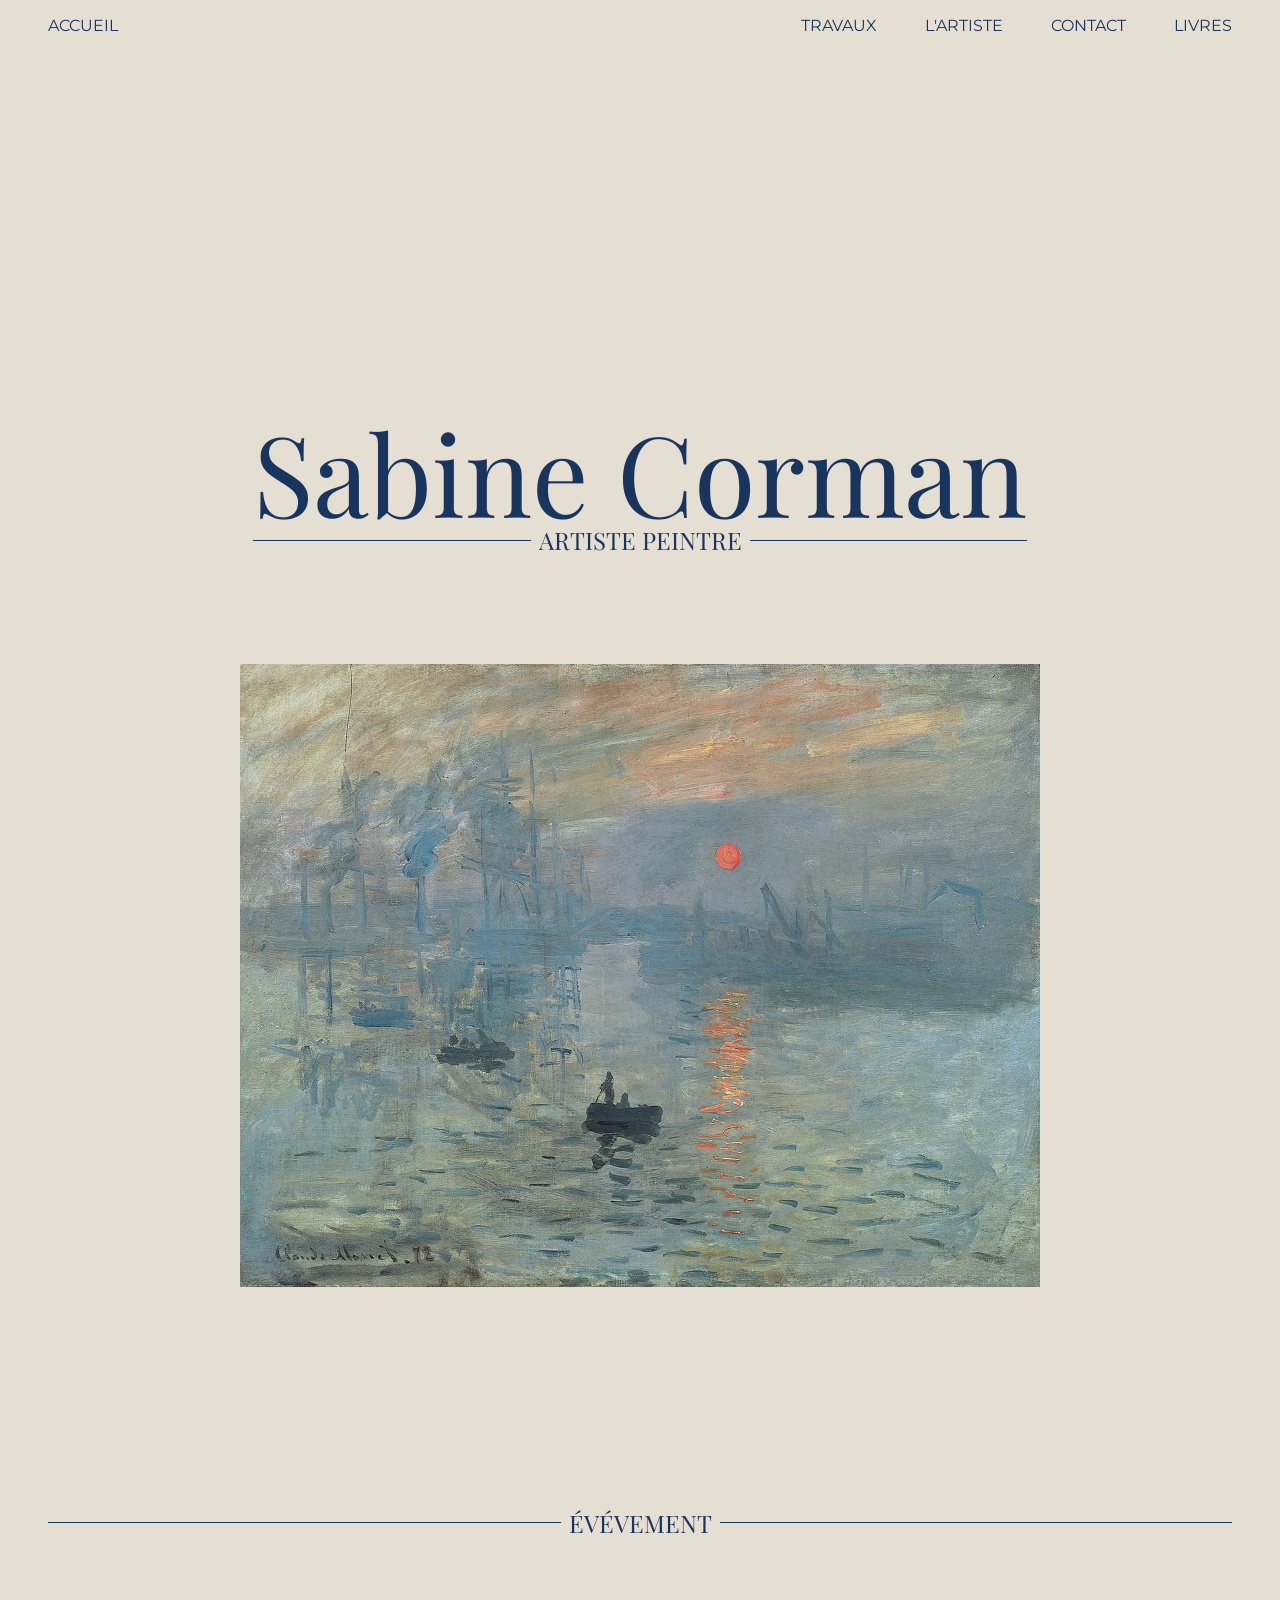
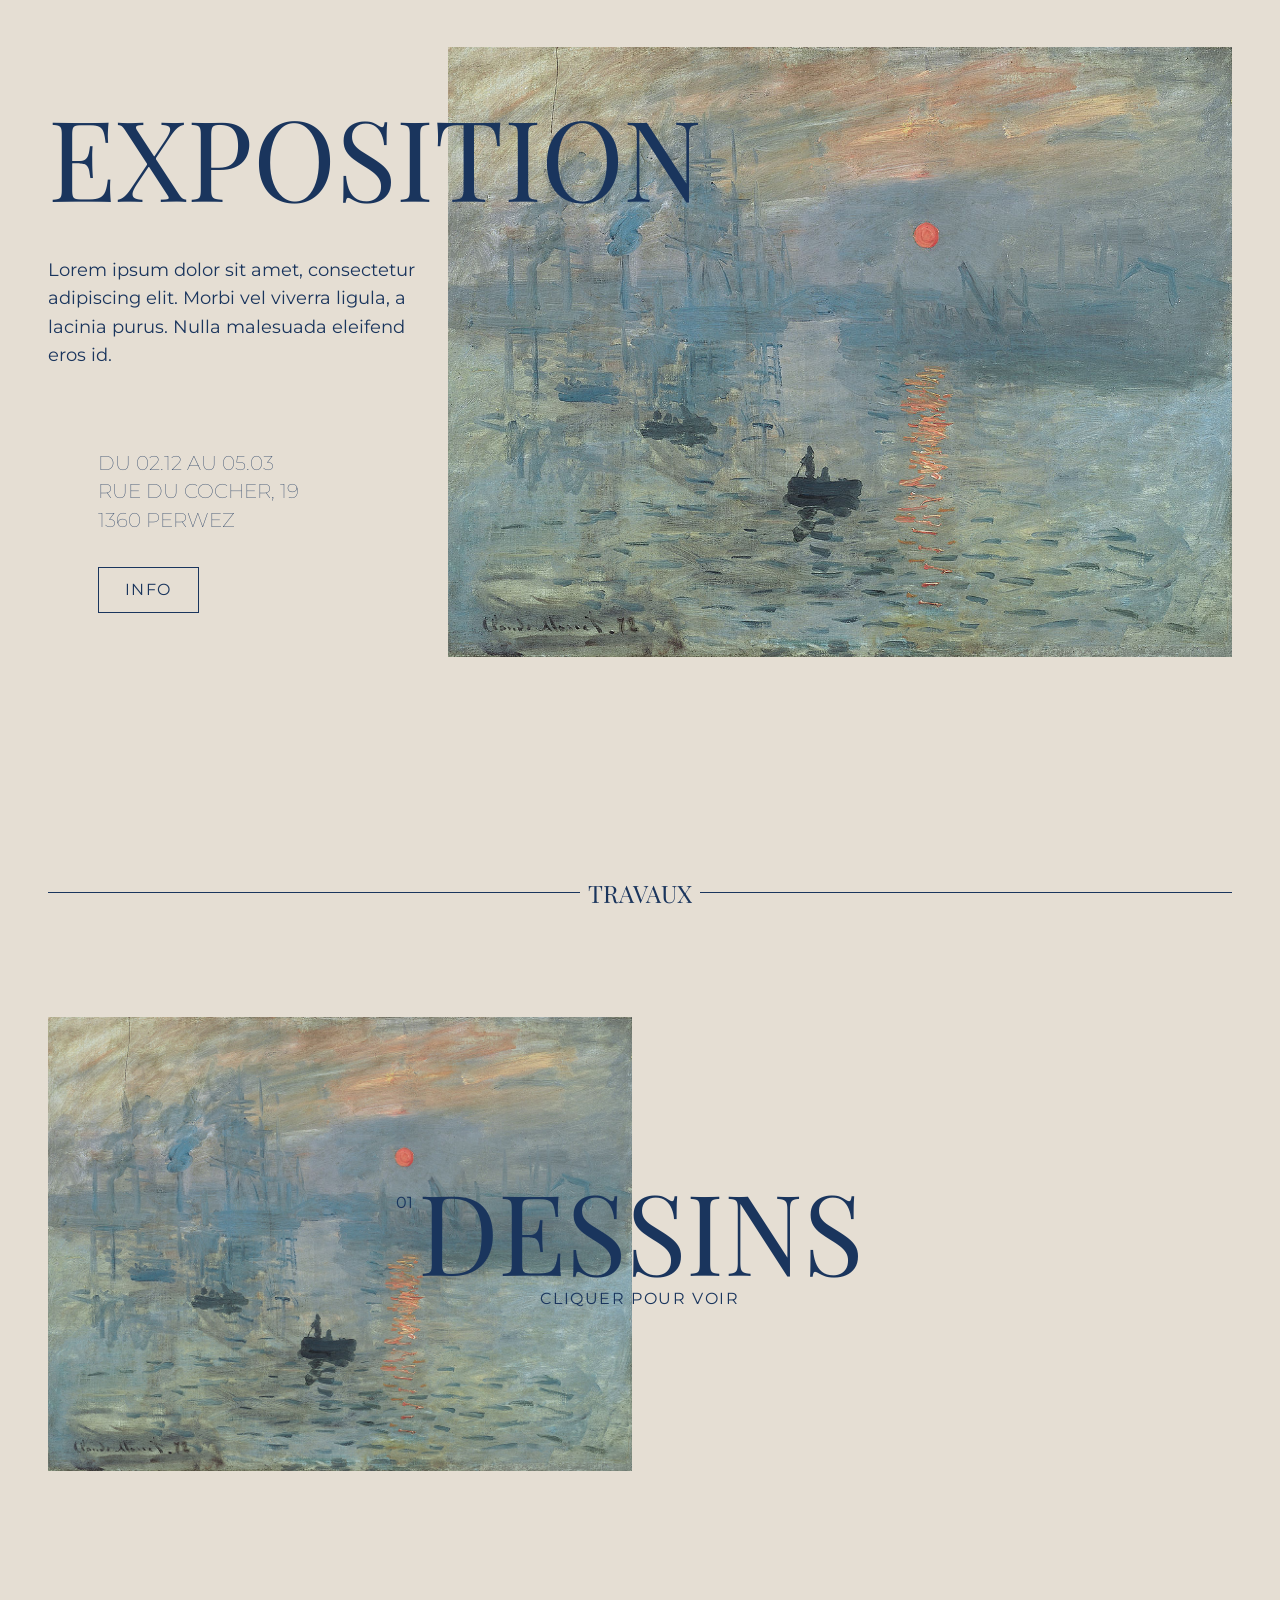
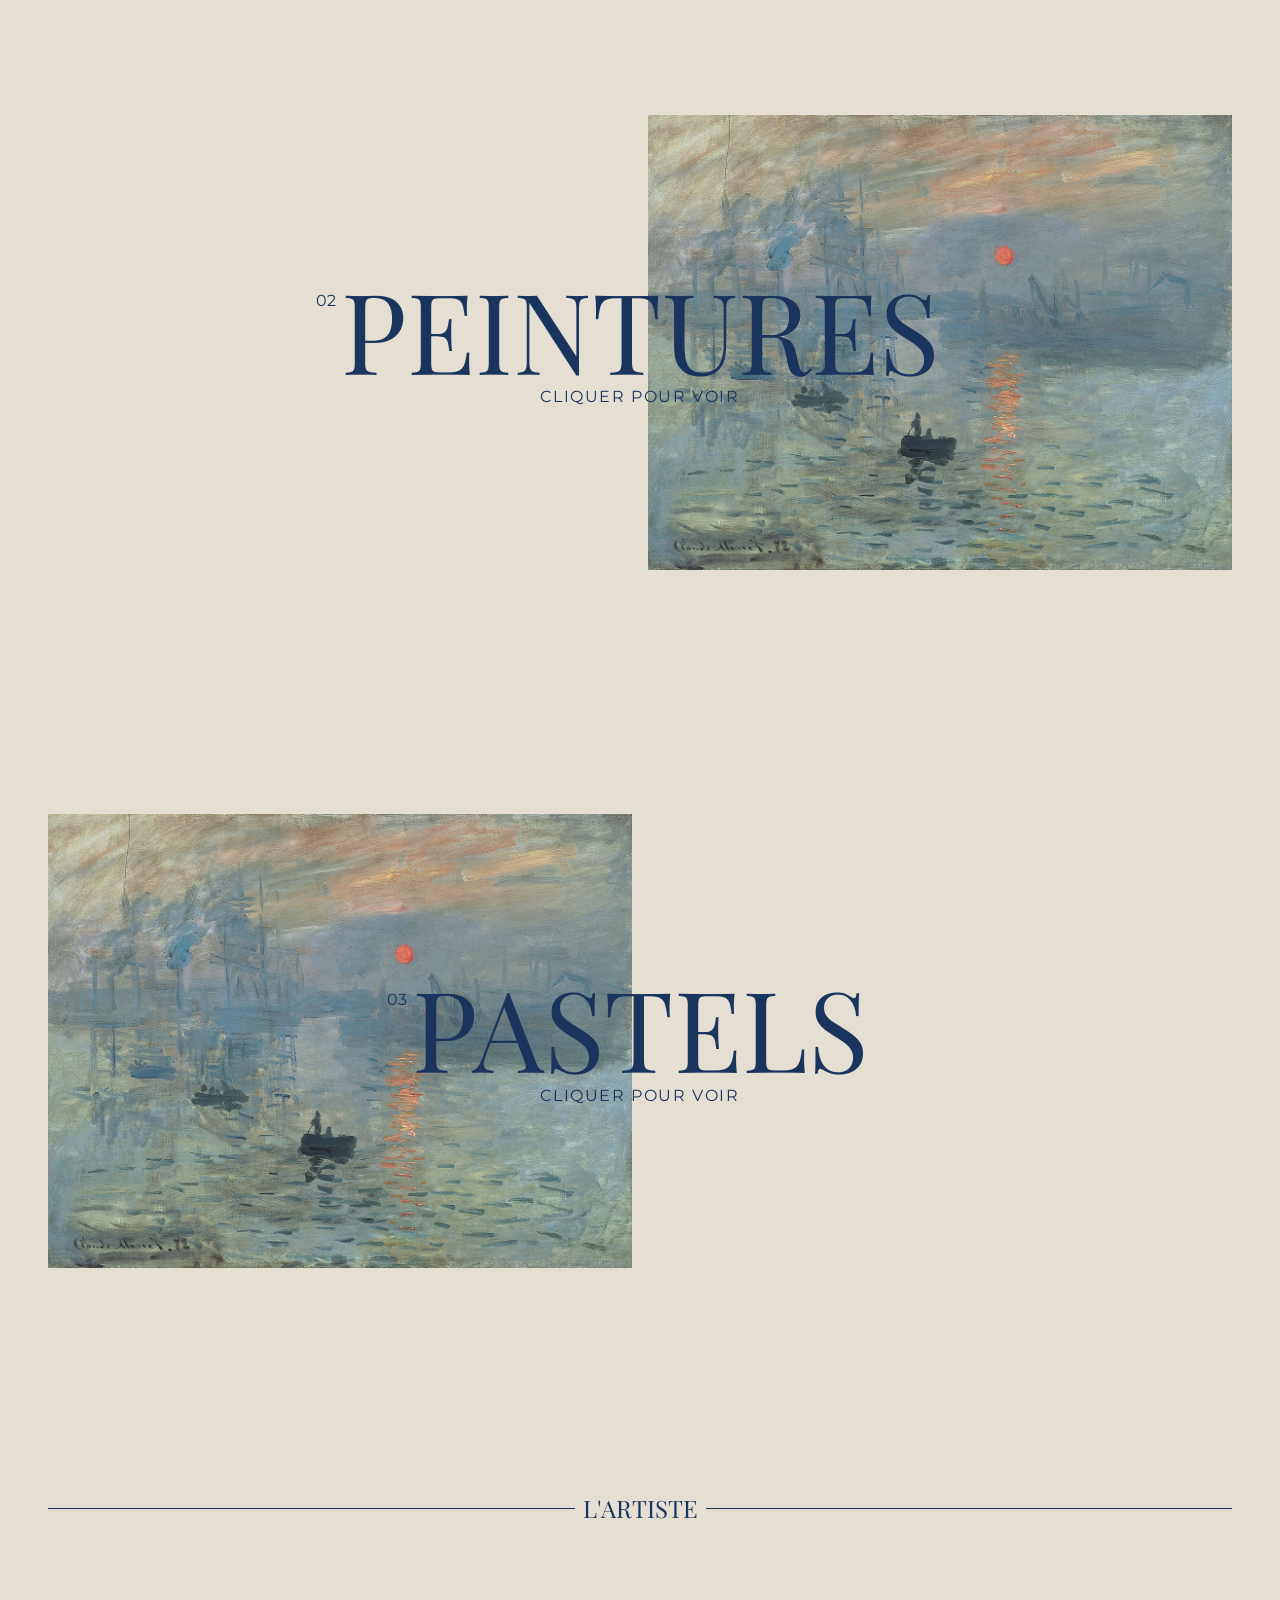
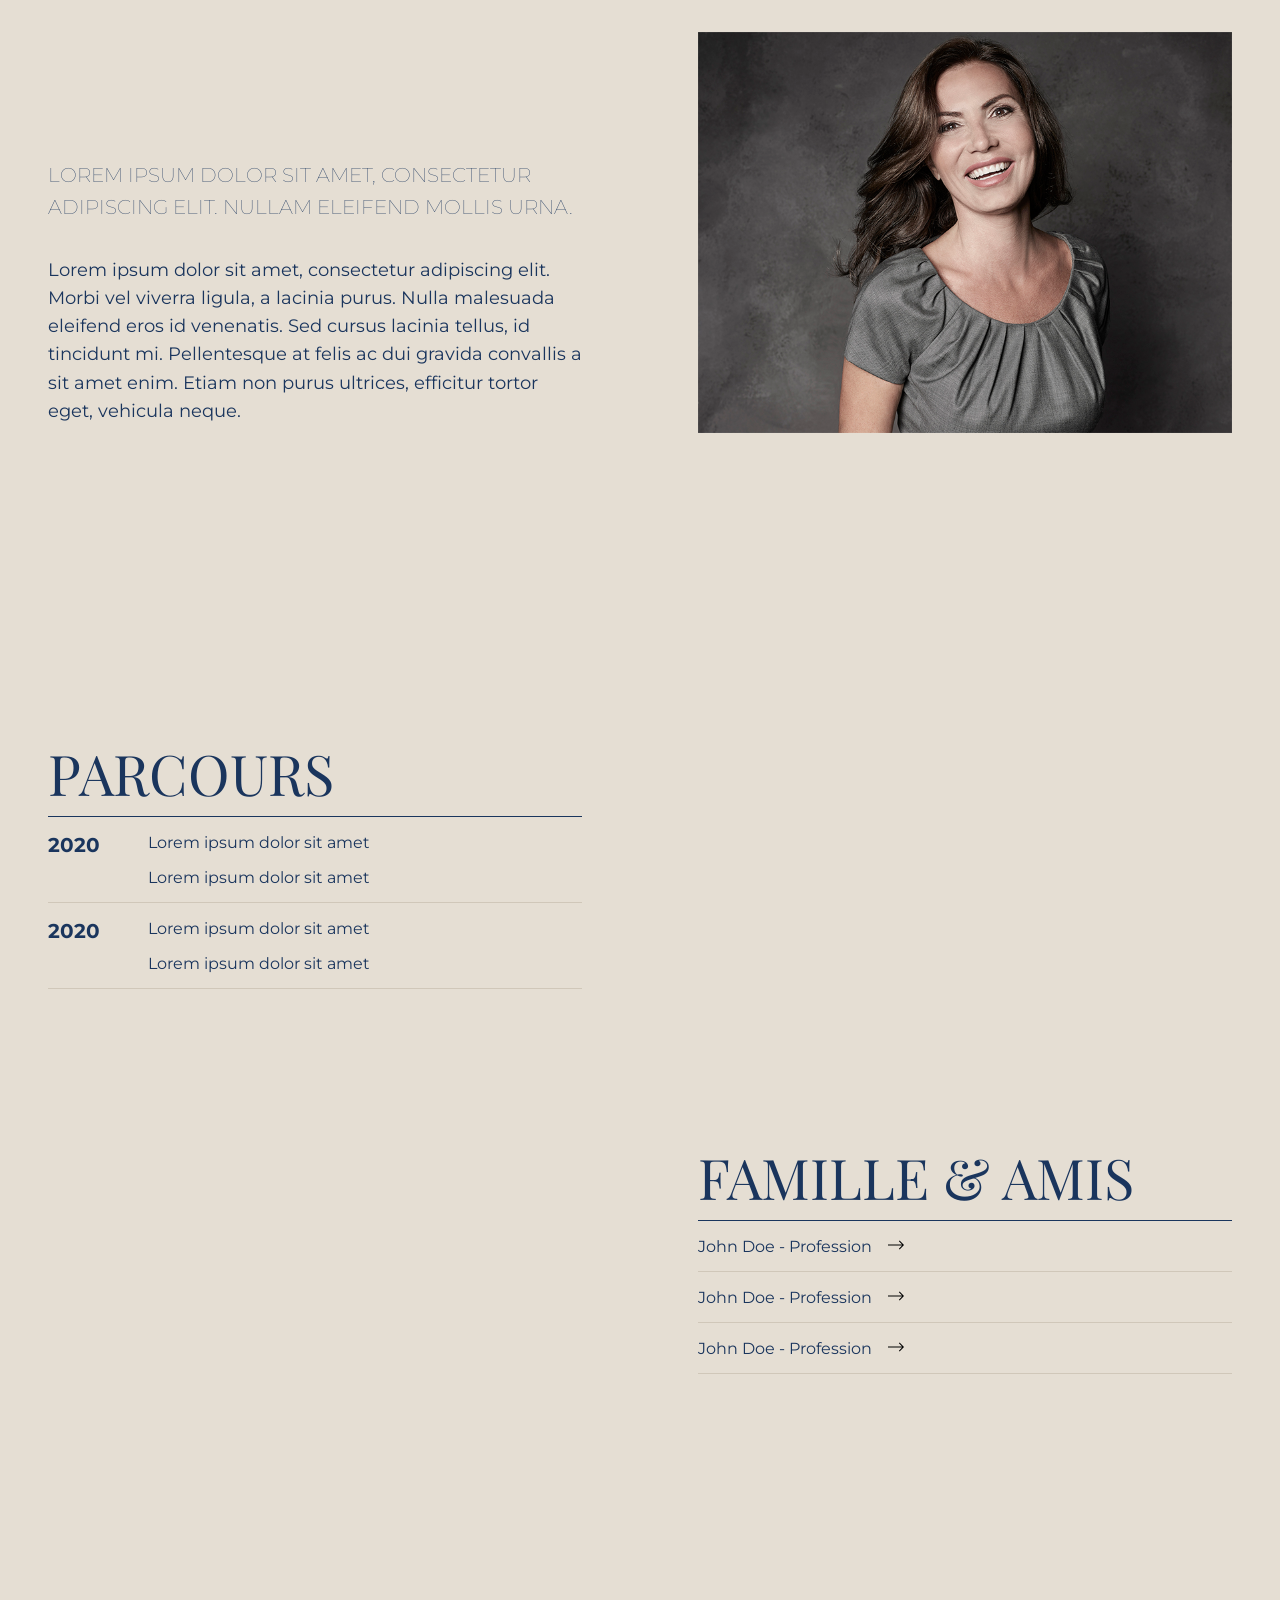
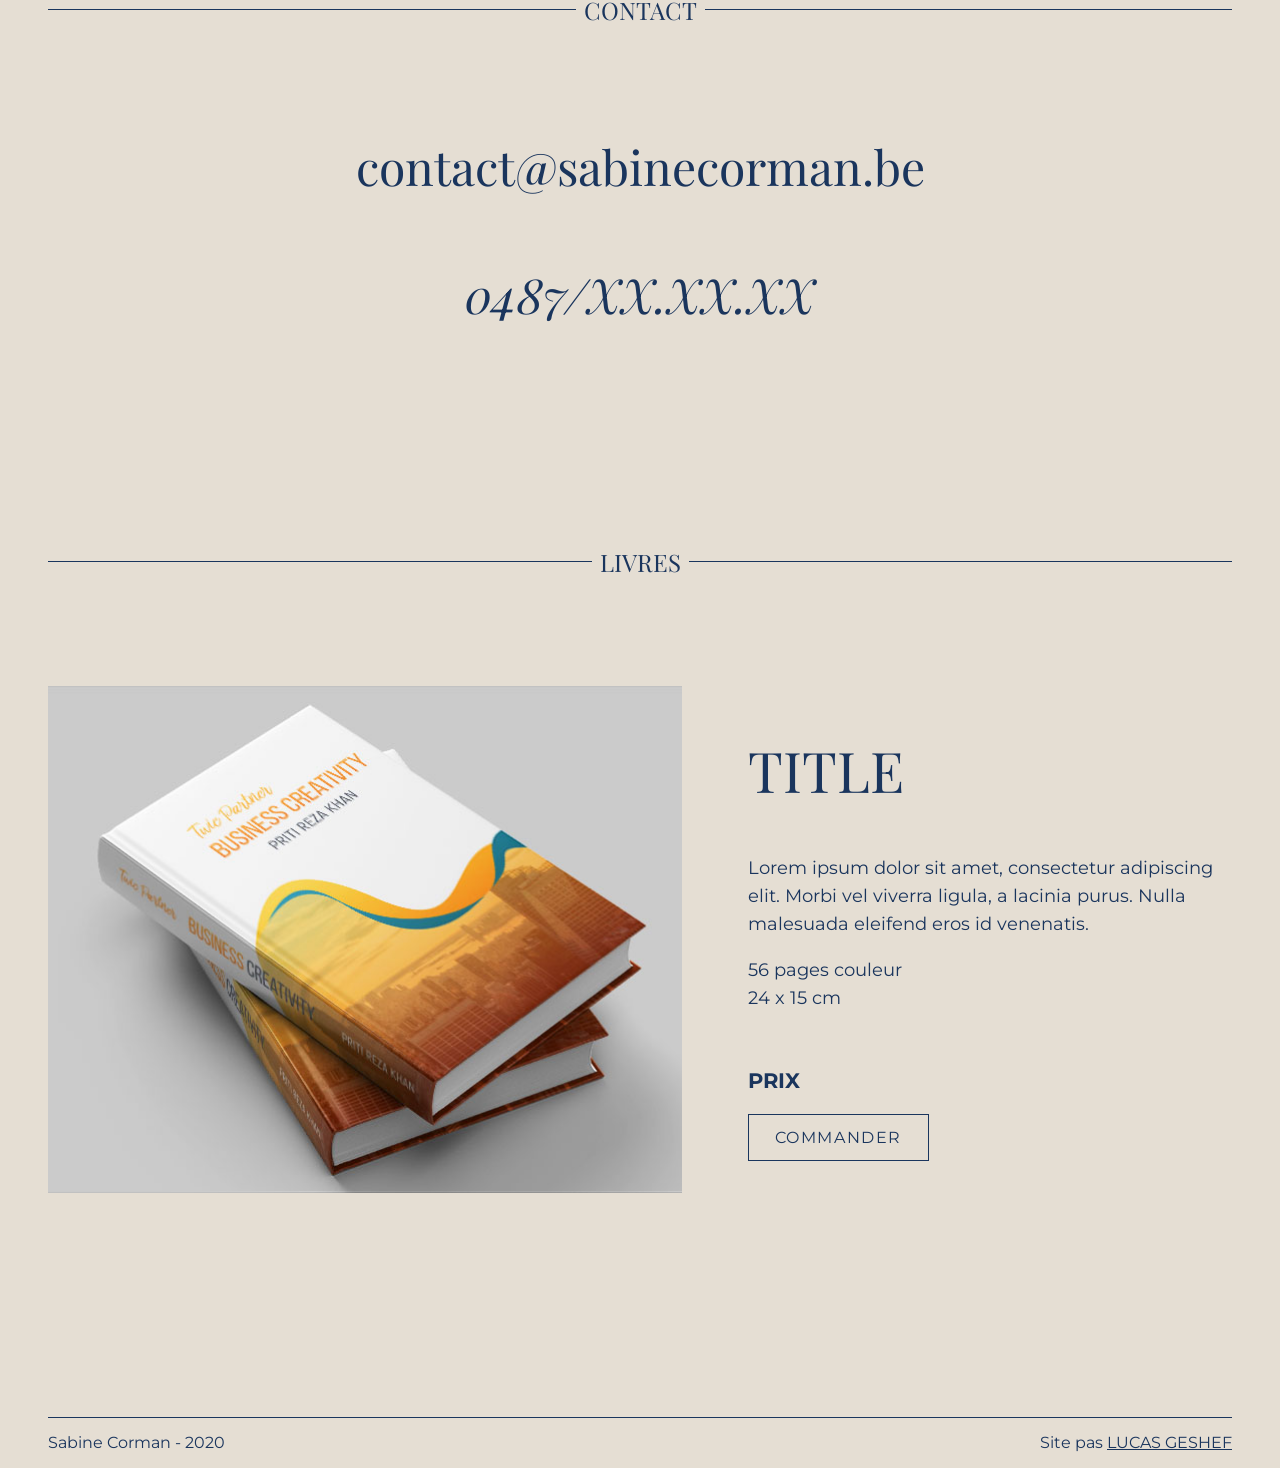
<file: index.html>
<!doctype html>
<html lang="fr">
    <head>
        <meta charset="utf-8">
        <title>Sabine Corman | Artiste Peintre</title>
        
        <meta name="viewport" content="width=device-width, initial-scale=1.0">

        <link rel="stylesheet" href="style.css">
        <link rel="preconnect" href="https://fonts.gstatic.com">
        <link href="https://fonts.googleapis.com/css2?family=Montserrat&family=Playfair+Display&display=swap" rel="stylesheet"> 
    </head>
    <body>
        <header>
            <nav class="navbar">
                <ul class="link__li">
                    <li class="link__el link__el--logo">
                        <a href="" class="link withCounter">Accueil</a>
                    </li>
                    <li class="link__el">
                        <a href="" class="link link--animated withCounter">Travaux</a>
                    </li>
                    <li class="link__el">
                        <a href="" class="link link--animated withCounter">L'artiste</a>
                    </li>
                    <li class="link__el">
                        <a href="" class="link link--animated withCounter">Contact</a>
                    </li>
                    <li class="link__el">
                        <a href="" class="link link--animated withCounter">livres</a>
                    </li>
                </ul>
            </nav>

            <button class="btn btn--burger">Menu</button>
        </header>


       
        <section class="block block--intro block--home">
            <h1 class="title title--3 intro__title">Sabine Corman</span></h1>
            <p class="title title--1 title--section title--section--intro">Artiste peintre</p>
            <img src="./asset/img/placeholder-painting.jpg" alt="placeholder-painting" class="intro__img">
        </section>

        <section class="block block--event block--home">
            <h2 class="title title--1 title--section">Évévement</h2>
            <img src="./asset/img/placeholder-painting.jpg" alt="placeholder-painting" class="event__img">
            <h3 class="event__title title title--3">Exposition</h3>
            <p class="para para--1 event__description">Lorem ipsum dolor sit amet, consectetur adipiscing elit. Morbi vel viverra ligula, a lacinia purus. Nulla malesuada eleifend eros id.</p>
            <div class="event__info">
                <p class="event__date para para--big para--upper">Du <time>02.12</time> au <time>05.03</time></p>
                <address class="event__address">
                    <p class="event__street para para--big para--upper">Rue du cocher, 19</p>
                    <p class="event__city para para--big para--upper">1360 Perwez</p>
                </address>
            </div>
            <a href="#" class="btn btn--outline btn--info">Info</a>
            
        </section>

        <section class="block block--work block--home">
            <h2 class="title title--1 title--section">Travaux</h2>
            <ul class="work__li">
                <li class="work__el">
                    <h3 class="work__title title title--3">
                        <a href="#" class="work__link">Dessins</a>
                    </h3>
                    <a href="#" class="work__link work__link--img">
                        <img src="asset/img/placeholder-painting.jpg" alt="placeholder-painting" class="work__img">
                    </a>
                </li>
                <li class="work__el">
                    <h3 class="work__title title title--3">
                        <a href="#" class="work__link">Peintures</a>
                    </h3>
                    <a href="#" class="work__link work__link--img">
                        <img src="asset/img/placeholder-painting.jpg" alt="placeholder-painting" class="work__img">
                    </a>
                </li>
                <li class="work__el">
                    <h3 class="work__title title title--3">
                        <a href="#" class="work__link">Pastels</a>
                    </h3>
                    <a href="#" class="work__link work__link--img">
                        <img src="asset/img/placeholder-painting.jpg" alt="placeholder-painting" class="work__img">
                    </a>
                </li>
            </ul>
        </section>

        <section class="block block--about block--home">
            <h2 class="title title--1 title--section">L'artiste</h2>
            <img src="asset/img/placeholder-mugshot.jpg" alt="placeholder-mugshot" class="about__mugshot">
            <p class="para para--big para--upper">Lorem ipsum dolor sit amet, consectetur adipiscing elit. Nullam eleifend mollis urna.</p>
            <p class="para">Lorem ipsum dolor sit amet, consectetur adipiscing elit. Morbi vel viverra ligula, a lacinia purus. Nulla malesuada eleifend eros id venenatis. Sed cursus lacinia tellus, id tincidunt mi. Pellentesque at felis ac dui gravida convallis a sit amet enim. Etiam non purus ultrices, efficitur tortor eget, vehicula neque.</p>
            <div class="about__details about__details--career">
                <h3 class="title title--2 details__title">Parcours</h3>
                <ul class="details__li">
                    <li class="details__el">
                        <h4 class="career__year">2020</h4>
                        <ul class="career__li">
                            <li class="career__el">
                                <p class="career__step">Lorem ipsum dolor sit amet</p>
                            </li>
                            <li class="career__el">
                                <p class="career__step">Lorem ipsum dolor sit amet</p>
                            </li>
                        </ul>
                    </li>
                    <li class="details__el">
                        <h4 class="career__year">2020</h4>
                        <ul class="career__li">
                            <li class="career__el">
                                <p class="career__step">Lorem ipsum dolor sit amet</p>
                            </li>
                            <li class="career__el">
                                <p class="career__step">Lorem ipsum dolor sit amet</p>
                            </li>
                        </ul>
                    </li>
                </ul>
            </div>
            <div class="about__details about__details--relatives">
                <h3 class="title title--2 details__title">Famille & Amis</h3>
                <ul class="details__li">
                    <li class="details__el">
                        <a href="#" class="relative__link link link--arrow">John Doe - Profession</a>
                    </li>
                    <li class="details__el">
                        <a href="#" class="relative__link link link--arrow">John Doe - Profession</a>
                    </li>
                    <li class="details__el">
                        <a href="#" class="relative__link link link--arrow">John Doe - Profession</a>
                    </li>
                </ul>
            </div>
        </section>

        <section class="block block--contact block--home">
            <h2 class="title title--1 title--section">Contact</h2>

            <ul class="contact__li">
                <li class="contact__el">
                    <a href="mailto:contact@sabinecorman.be" class="contact contact--mail link link--animated link--animated--big">contact@sabinecorman.be</a>
                </li>
                <li class="contact__el">
                    <a href="tel:+32487433601" class="contact contact--phone link link--animated link--animated--big">0487/XX.XX.XX</a>
                </li>
            </ul>
        </section>

        <section class="block block--books block--home">
            <h2 class="title title--1 title--section">Livres</h2>
            <ul class="book__li">
                <li class="book__el">
                    <div class="book__imgContainer">
                        <img src="./asset/img/placeholder-book.jpg" alt="placeholder-book" class="book__img">
                    </div>
                    <div class="book__info">
                        <h3 class="book__title title title--2">Title</h3>
                        <p class="book__description para">Lorem ipsum dolor sit amet, consectetur adipiscing elit. Morbi vel viverra ligula, a lacinia purus. Nulla malesuada eleifend eros id venenatis.</p>
                        <ul class="book__detail__li">
                            <li class="book__detail__el">
                                <p class="para book__detail book__detail--page">56 pages couleur</p>
                            </li>
                            <li class="book__detail__el">
                                <p class="para book__detail book__detail--size">24 x 15 cm</p>
                            </li>
                        </ul>
                        <p class="book__price">Prix</p>
                        <a href="#" class="btn btn--outline btn--command">Commander</a>
                    </div>
                </li>
            </ul>
        </section>

        <footer class="block block--footer">
            <ul class="footer__info__li">
                <li class="footer__info__el">
                    <p class="footer__info">Sabine Corman - 2020</p>
                </li>
                <li class="footer__info__el">
                    <p class="footer__info">Site pas <a href="#" class="link">Lucas Geshef</a></p>
                </li>
            </ul>
        </footer>


        <!--  SCRIPTS  -->
        <script src="https://ajax.googleapis.com/ajax/libs/jquery/3.5.1/jquery.min.js"></script>
        <script src="./js/app.js"></script>
    </body>
</html>
</file>
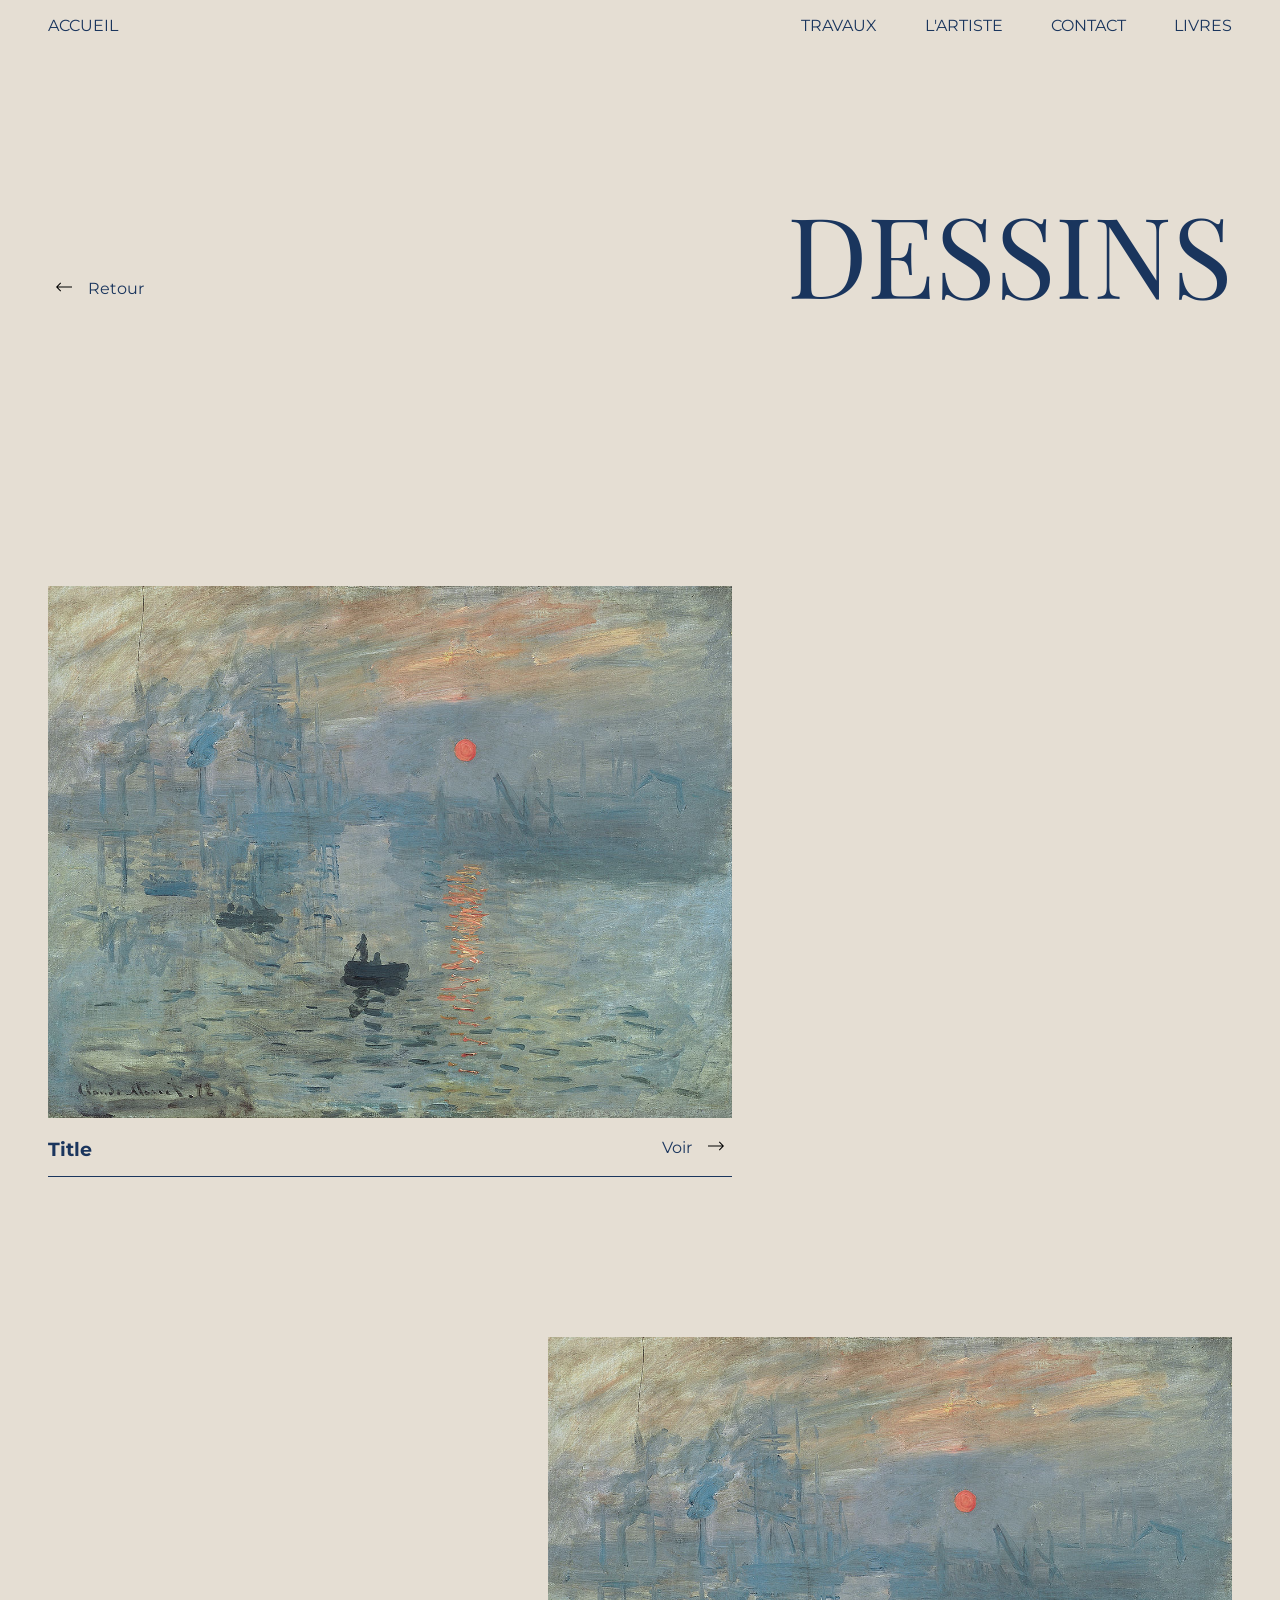
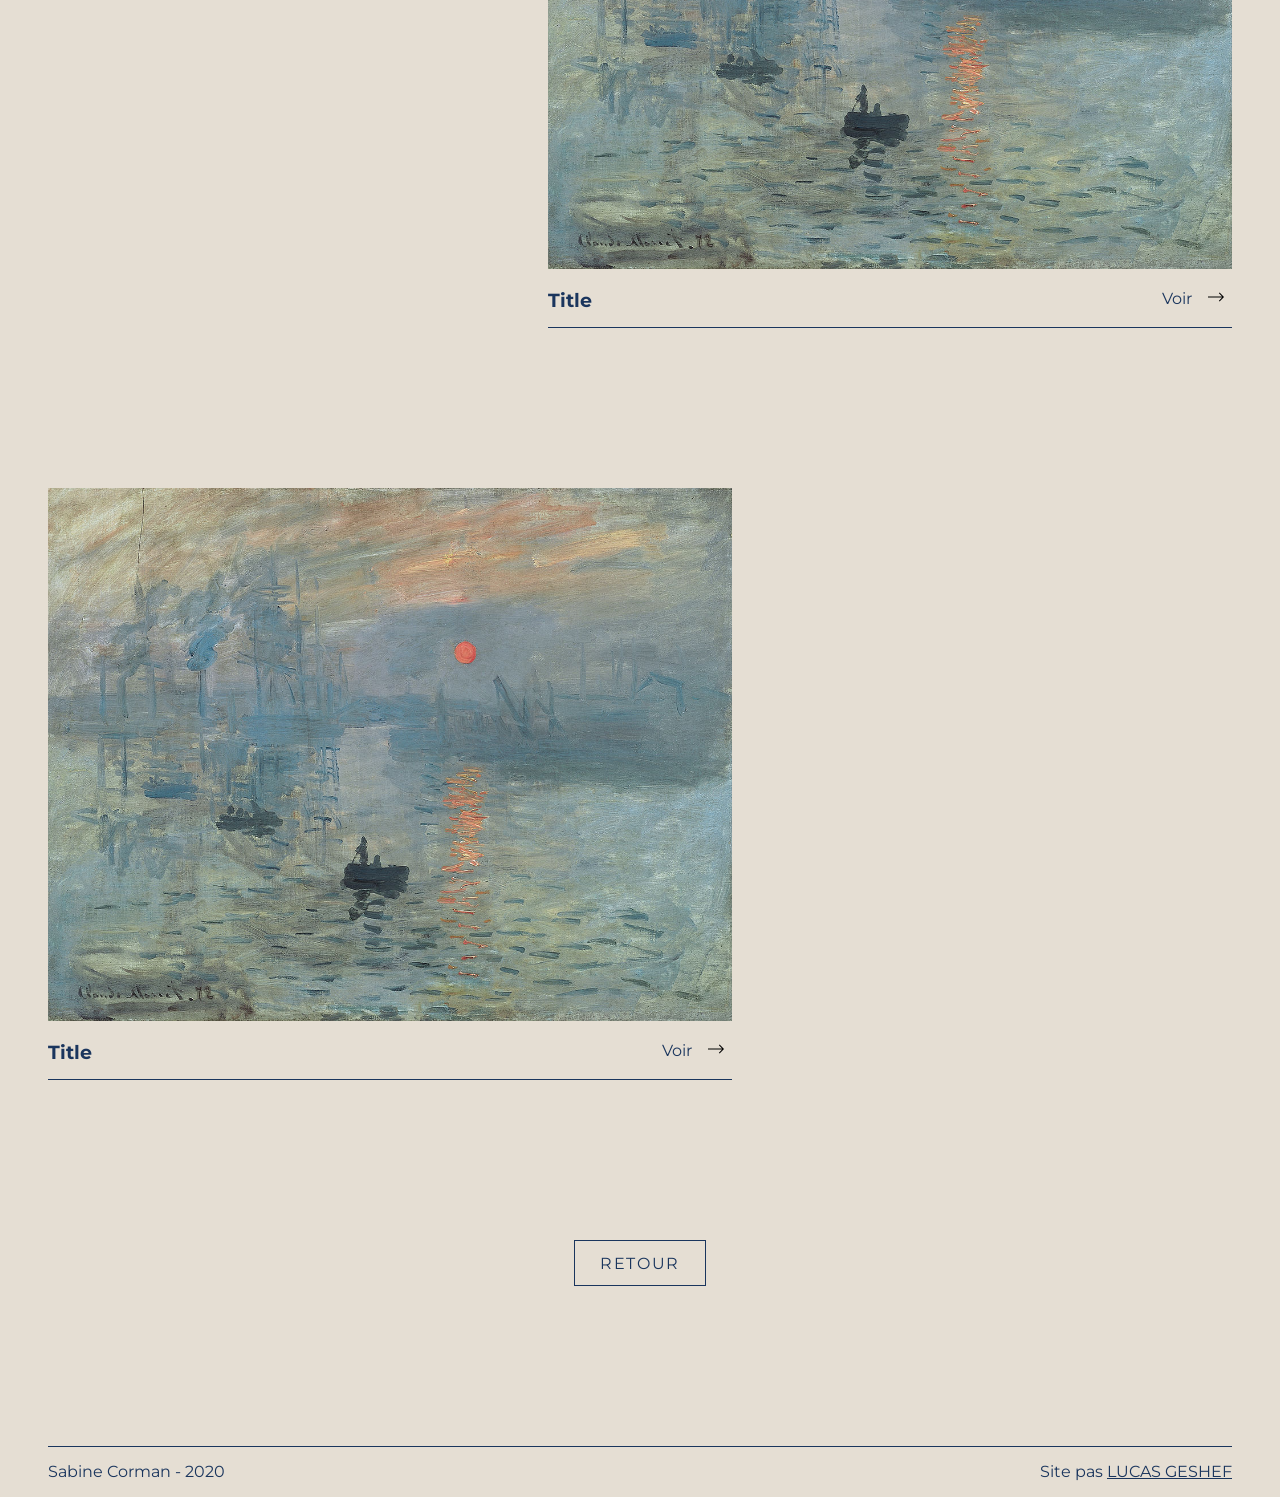
<file: collection.html>
<!doctype html>
<html lang="fr">
    <head>
        <meta charset="utf-8">
        <title>Sabine Corman | Collection</title>
        
        <meta name="viewport" content="width=device-width, initial-scale=1.0">

        <link rel="stylesheet" href="style.css">
        <link rel="preconnect" href="https://fonts.gstatic.com">
        <link href="https://fonts.googleapis.com/css2?family=Montserrat&family=Playfair+Display&display=swap" rel="stylesheet"> 
    </head>
    <body>
        <header>
            <nav class="navbar">
                <ul class="link__li">
                    <li class="link__el link__el--logo">
                        <a href="" class="link withCounter">Accueil</a>
                    </li>
                    <li class="link__el">
                        <a href="" class="link link--animated withCounter">Travaux</a>
                    </li>
                    <li class="link__el">
                        <a href="" class="link link--animated withCounter">L'artiste</a>
                    </li>
                    <li class="link__el">
                        <a href="" class="link link--animated withCounter">Contact</a>
                    </li>
                    <li class="link__el">
                        <a href="" class="link link--animated withCounter">livres</a>
                    </li>
                </ul>
            </nav>

            <button class="btn btn--burger">Menu</button>
        </header>


        <section class="block block--collection">
            <a href="#" class="link link--arrow link--arrow--back">Retour</a>
            <h2 class="title title--3">Dessins</h2>
            <ul class="gallery__li">
                <li class="gallery__el">
                    <a href="#" class="gallery__img link link--img">
                        <img src="asset/img/placeholder-painting.jpg" alt="placeholder-painting">
                    </a>
                    <div class="gallery__info">
                        <h3 class="gallery__title">Title</h3>
                        <a href="#" class="link link--arrow">Voir</a>
                    </div>
                </li>
                <li class="gallery__el">
                    <a href="#" class="gallery__img link link--img">
                        <img src="asset/img/placeholder-painting.jpg" alt="placeholder-painting">
                    </a>
                    <div class="gallery__info">
                        <h3 class="gallery__title">Title</h3>
                        <a href="#" class="link link--arrow">Voir</a>
                    </div>
                </li>
                <li class="gallery__el">
                    <a href="#" class="gallery__img link link--img">
                        <img src="asset/img/placeholder-painting.jpg" alt="placeholder-painting">
                    </a>
                    <div class="gallery__info">
                        <h3 class="gallery__title">Title</h3>
                        <a href="#" class="link link--arrow">Voir</a>
                    </div>
                </li>
            </ul>
            <a href="#" class="btn btn--outline">Retour</a>
        </section>
        

        <footer class="block block--footer">
            <ul class="footer__info__li">
                <li class="footer__info__el">
                    <p class="footer__info">Sabine Corman - 2020</p>
                </li>
                <li class="footer__info__el">
                    <p class="footer__info">Site pas <a href="#" class="link">Lucas Geshef</a></p>
                </li>
            </ul>
        </footer>


        <!--  SCRIPTS  -->
        <script src="https://ajax.googleapis.com/ajax/libs/jquery/3.5.1/jquery.min.js"></script>
        <script src="./js/app.js"></script>
    </body>
</html>
</file>
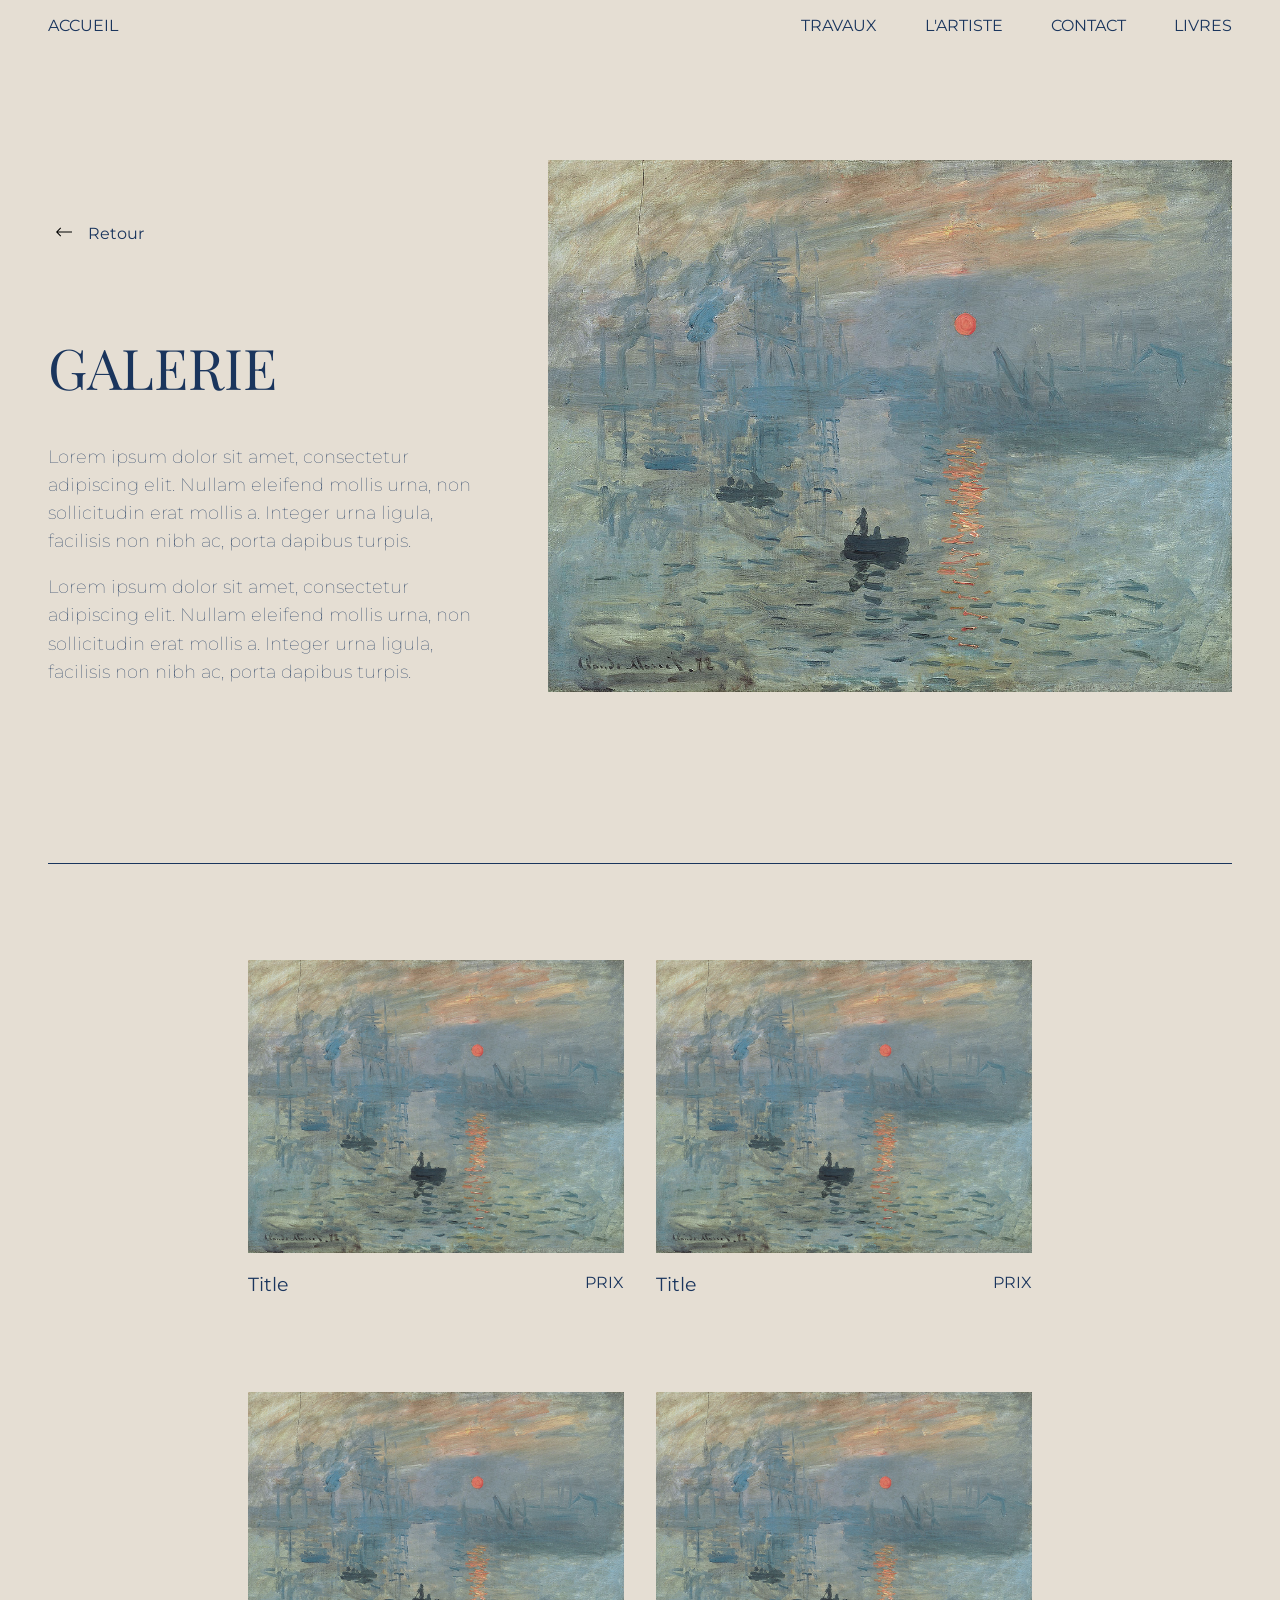
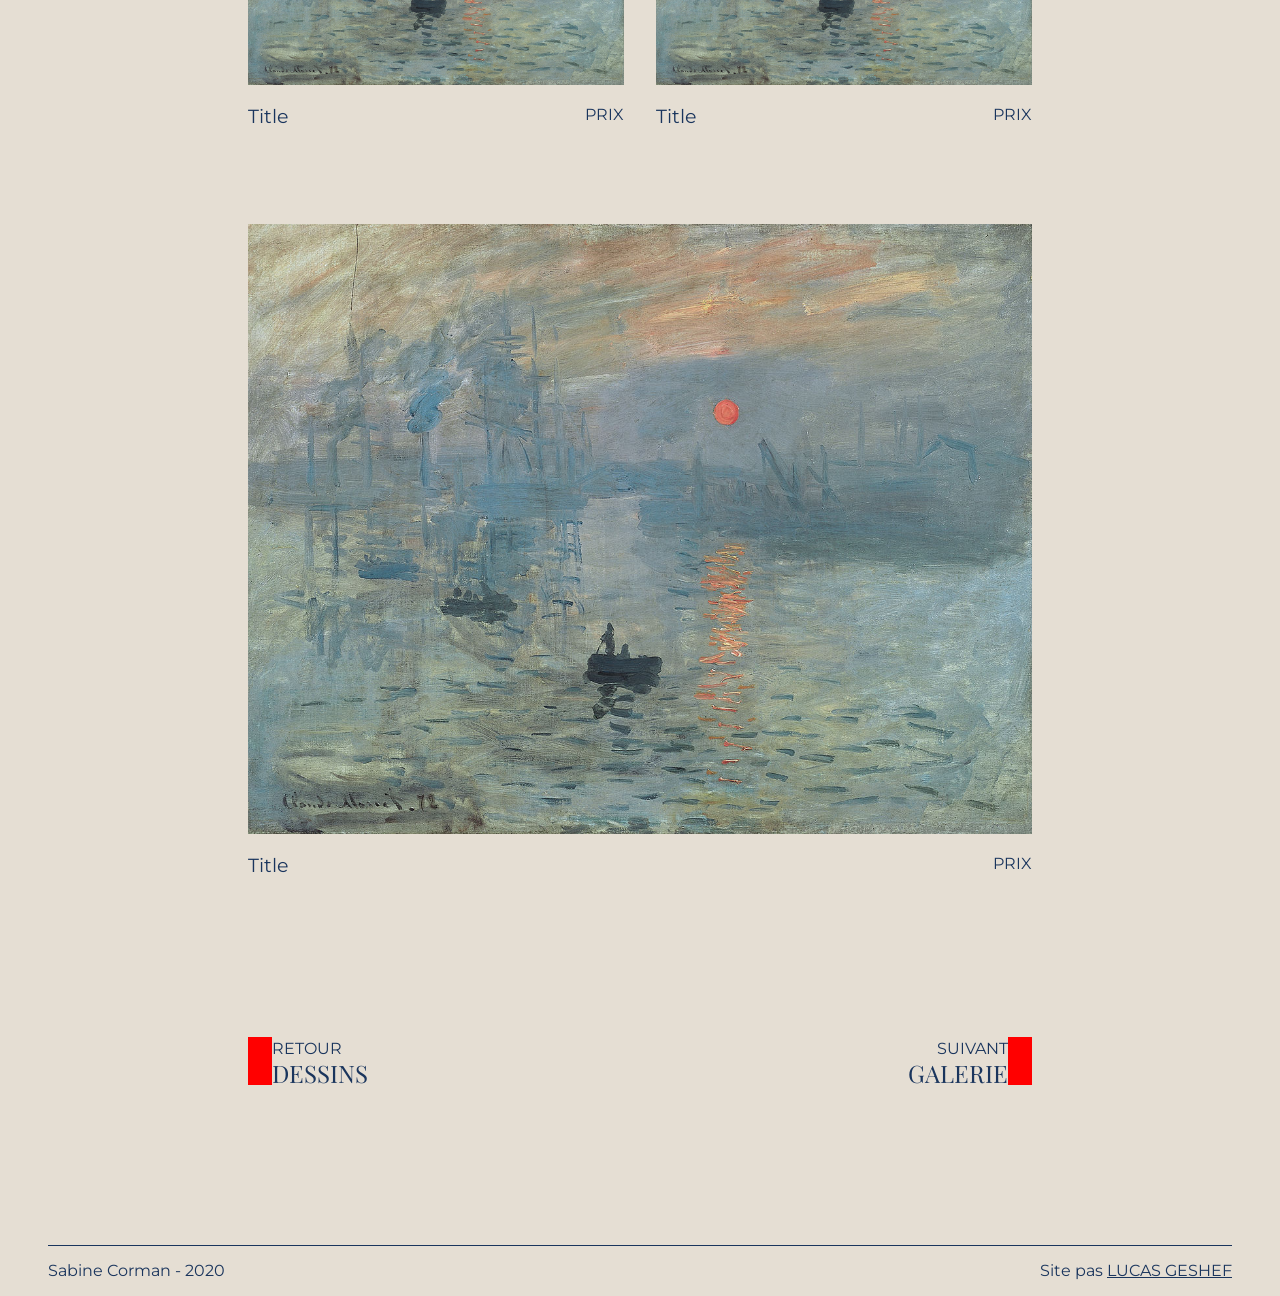
<file: gallery.html>
<!doctype html>
<html lang="fr">
    <head>
        <meta charset="utf-8">
        <title>Sabine Corman | Collection</title>
        
        <meta name="viewport" content="width=device-width, initial-scale=1.0">

        <link rel="stylesheet" href="style.css">
        <link rel="preconnect" href="https://fonts.gstatic.com">
        <link href="https://fonts.googleapis.com/css2?family=Montserrat&family=Playfair+Display&display=swap" rel="stylesheet"> 
    </head>
    <body>
        <header>
            <nav class="navbar">
                <ul class="link__li">
                    <li class="link__el link__el--logo">
                        <a href="" class="link withCounter">Accueil</a>
                    </li>
                    <li class="link__el">
                        <a href="" class="link link--animated withCounter">Travaux</a>
                    </li>
                    <li class="link__el">
                        <a href="" class="link link--animated withCounter">L'artiste</a>
                    </li>
                    <li class="link__el">
                        <a href="" class="link link--animated withCounter">Contact</a>
                    </li>
                    <li class="link__el">
                        <a href="" class="link link--animated withCounter">livres</a>
                    </li>
                </ul>
            </nav>

            <button class="btn btn--burger">Menu</button>
        </header>


        <section class="block block--galleryInfo">
            <a href="#" class="link link--arrow link--arrow--back">Retour</a>
            <h2 class="title title--2">Galerie</h2>
            <div class="gallery__description">
                <p class="para">Lorem ipsum dolor sit amet, consectetur adipiscing elit. Nullam eleifend mollis urna, non sollicitudin erat mollis a. Integer urna ligula, facilisis non nibh ac, porta dapibus turpis.</p>
                <p class="para">Lorem ipsum dolor sit amet, consectetur adipiscing elit. Nullam eleifend mollis urna, non sollicitudin erat mollis a. Integer urna ligula, facilisis non nibh ac, porta dapibus turpis.</p>
            </div>
            <img src="./asset/img/placeholder-painting.jpg" alt="placeholder-painting">
        </section>

        
        <section class="block block--gallery">
            <ul class="artwork__li">
                <li class="artwork__el">
                    <a href="" class="link link--img">
                        <img src="asset/img/placeholder-painting.jpg" alt="placeholder-painting">
                    </a>
                    <div class="artwork__info">
                        <h3 class="artwork__title">Title</h3>
                        <p class="artwork__price">Prix</p>
                    </div>
                </li>
                <li class="artwork__el artwork__el--right">
                    <img src="asset/img/placeholder-painting.jpg" alt="placeholder-painting">
                    <div class="artwork__info">
                        <h3 class="artwork__title">Title</h3>
                        <p class="artwork__price">Prix</p>
                    </div>
                </li>
                <li class="artwork__el">
                    <img src="asset/img/placeholder-painting.jpg" alt="placeholder-painting">
                    <div class="artwork__info">
                        <h3 class="artwork__title">Title</h3>
                        <p class="artwork__price">Prix</p>
                    </div>
                </li>
                <li class="artwork__el artwork__el--right">
                    <img src="asset/img/placeholder-painting.jpg" alt="placeholder-painting">
                    <div class="artwork__info">
                        <h3 class="artwork__title">Title</h3>
                        <p class="artwork__price">Prix</p>
                    </div>
                </li>
                <li class="artwork__el artwork__el--big">
                    <img src="asset/img/placeholder-painting.jpg" alt="placeholder-painting">
                    <div class="artwork__info">
                        <h3 class="artwork__title">Title</h3>
                        <p class="artwork__price">Prix</p>
                    </div>
                </li>
            </ul>

            <nav class="gallery__nav">
                <a href="#" class="btn btn--gallery btn--gallery--back">Dessins</a>

                <a href="#" class="btn btn--gallery btn--gallery--next">Galerie</a>
            </nav>
        </section>
        

        <footer class="block block--footer">
            <ul class="footer__info__li">
                <li class="footer__info__el">
                    <p class="footer__info">Sabine Corman - 2020</p>
                </li>
                <li class="footer__info__el">
                    <p class="footer__info">Site pas <a href="#" class="link">Lucas Geshef</a></p>
                </li>
            </ul>
        </footer>


        <!--  SCRIPTS  -->
        <script src="https://ajax.googleapis.com/ajax/libs/jquery/3.5.1/jquery.min.js"></script>
        <script src="./js/app.js"></script>
    </body>
</html>
</file>
<file: style.css>
body {
  font-family: "Montserrat", sans-serif;
  font-size: 16px;
  color: #1A355D;
}

a {
  color: inherit;
}

.title {
  font-family: "Playfair Display", serif;
  text-transform: uppercase;
  position: relative;
  font-weight: 400;
  line-height: 1em;
}

.title--1 {
  font-size: 1.5rem;
}

.title--2 {
  font-size: 2rem;
}
@media (min-width: 768px) {
  .title--2 {
    font-size: 3.5rem;
  }
}

.title--3 {
  font-size: 3.5rem;
  line-height: 80%;
}
@media (min-width: 768px) {
  .title--3 {
    font-size: 5rem;
  }
}
@media (min-width: 1024px) {
  .title--3 {
    font-size: 7rem;
  }
}

.title--4 {
  font-size: 5rem;
}
@media (min-width: 768px) {
  .title--4 {
    font-size: 9rem;
  }
}
@media (min-width: 1024px) {
  .title--4 {
    font-size: 12rem;
  }
}
@media (min-width: 1280px) {
  .title--4 {
    font-size: 15rem;
  }
}

.title--section {
  display: flex;
  justify-content: center;
  align-items: center;
  margin-top: 0;
  margin-bottom: 7rem;
}
.title--section:before, .title--section:after {
  content: "";
  height: 1px;
  min-width: 10px;
  background-color: #1A355D;
  position: relative;
  display: block;
  flex-grow: 2;
}
.title--section:before {
  margin-right: 0.5rem;
}
.title--section:after {
  margin-left: 0.5rem;
}
@media (min-width: 768px) {
  .title--section {
    grid-column: 1/13;
  }
}
@media (min-width: 1024px) {
  .title--section {
    grid-column: 1/25;
  }
}

.para {
  font-size: 1.1rem;
  line-height: 1.6em;
}

.para--big {
  font-size: 1.24rem;
  font-weight: lighter;
}

.para--upper {
  text-transform: uppercase;
}

.btn--gallery {
  font-family: "Playfair Display", serif;
  text-transform: uppercase;
  position: relative;
  font-weight: 400;
  line-height: 1em;
  font-size: 1.5rem;
}

.withCounter:before {
  font-family: "Montserrat", sans-serif;
  font-size: 1rem;
  height: 100%;
  position: absolute;
  top: 0;
  right: calc(100% + 0.5rem);
}

header {
  position: fixed;
  top: 0;
  right: 0;
  z-index: 1000;
}
header .navbar {
  text-transform: uppercase;
}
@media (max-width: 1023px) {
  header {
    position: fixed;
    top: 0;
    right: 0;
    z-index: 1000;
  }
  header .navbar {
    background-color: #1A355D;
    color: #F1EAE0;
    font-family: "Playfair Display", serif;
    text-transform: uppercase;
    font-size: 2rem;
    line-height: 1em;
    height: 100vh;
    width: 100vw;
    display: flex;
    align-items: center;
    justify-content: center;
    position: fixed;
    top: 0;
    left: 0;
    transform: translateX(100vw);
    transition-duration: 0.7s;
    transition-property: transform;
  }
  header .navbar--open {
    transform: translateX(0);
  }
  header .navbar .link__li {
    counter-reset: index-menu;
    vertical-align: center;
  }
  header .navbar .link__li .link__el {
    text-align: center;
    padding: 1rem 0;
    position: relative;
  }
  header .navbar .link__li .link__el .link {
    counter-increment: index-menu;
    color: inherit;
    position: relative;
    line-height: 10px;
  }
  header .navbar .link__li .link__el .link:before {
    content: counter(index-menu);
    line-height: 1em;
    height: 1em;
    margin-top: 0.55em;
  }
}
@media (min-width: 768px) and (max-width: 1023px) {
  header .navbar {
    font-size: 3.5rem;
  }
  header .navbar .link__li .link__el .link:before {
    margin-top: 1.1em;
  }
}
@media (min-width: 1024px) {
  header {
    width: 100%;
    background-color: #E5DED3;
  }
  header .btn--burger {
    display: none;
  }
  header .navbar {
    max-width: 1440px;
    margin: auto;
    padding: 1rem 3rem;
    width: 100%;
    box-sizing: border-box;
    position: relative;
    /*
    &::after{
        content: "";
        height: 2px;
        width: calc(100% - 6rem);
        position: absolute;
        bottom: 0;
        left: 3rem;
        background-color: lib.$blue;
    }
    */
  }
  header .navbar .link__li {
    display: flex;
  }
  header .navbar .link__li .link__el:first-child {
    flex-grow: 2;
  }
  header .navbar .link__li .link__el:not(:first-child) {
    margin-left: 3rem;
  }
}

.btn.btn--burger {
  background-color: #E5DED3;
  height: 3rem;
  width: 3rem;
  max-height: 3rem;
  max-width: 3rem;
  overflow: hidden;
  text-indent: 100%;
  padding: 0;
  margin: 1rem;
  border: solid 1px #1A355D;
  box-sizing: content-box;
  z-index: 100;
  position: relative;
  transition-duration: 0.7s;
  transition-property: background-color, border-color;
  -moz-transition-property: background-color, border-color;
}
.btn.btn--burger::before, .btn.btn--burger::after {
  content: "";
  display: inline-block;
  height: 2px;
  width: 2rem;
  height: 2px;
  background-color: #1A355D;
  position: absolute;
}
.btn.btn--burger::before {
  top: 1rem;
  left: 0.5rem;
}
.btn.btn--burger::after {
  bottom: 1rem;
  left: 0.5rem;
}
.btn.btn--burger--open {
  background-color: #1A355D;
  border-color: #E5DED3;
}
.btn.btn--burger--open::before, .btn.btn--burger--open::after {
  background-color: #F1EAE0;
}
@media (min-width: 768px) {
  .btn.btn--burger {
    margin: 3rem;
  }
}

.btn.btn--outline {
  display: inline-block;
  text-transform: uppercase;
  border: solid 1px #1A355D;
  padding: 0.8rem 1.6rem;
  letter-spacing: 0.1em;
  transition-property: background-color, color;
  transition-duration: 0.25s;
}
.btn.btn--outline:hover, .btn.btn--outline:focus {
  background-color: #1A355D;
  color: #F1EAE0;
}

.btn.btn--gallery {
  display: flex;
  flex-direction: column;
}
.btn.btn--gallery::before {
  content: "Suivant";
  text-transform: uppercase;
  font-family: "Montserrat", sans-serif;
  font-size: 16px;
}
.btn.btn--gallery::after {
  content: "";
  height: 100%;
  width: 1.5rem;
  background-color: red;
  position: absolute;
  top: 0;
  transition-property: transform;
  transition-duration: 0.25s;
}
.btn.btn--gallery--next {
  padding-right: 1.5rem;
}
.btn.btn--gallery--next::before {
  text-align: right;
}
.btn.btn--gallery--next::after {
  right: 0;
}
.btn.btn--gallery--next:hover::after {
  transform: translateX(0.5rem);
}
.btn.btn--gallery--back {
  padding-left: 1.5rem;
}
.btn.btn--gallery--back::before {
  content: "Retour";
}
.btn.btn--gallery--back::after {
  left: 0;
}
.btn.btn--gallery--back:hover::after {
  transform: translateX(-0.5rem);
}

.btn {
  cursor: pointer;
}

.block.block--home {
  margin-bottom: 14rem;
}
.block--event .event__img {
  max-width: 100%;
}
.block--event .event__title {
  margin-bottom: 3.5rem;
}
.block--event .event__info {
  margin-top: 5rem;
  margin-bottom: 2rem;
}
.block--event .event__info .para {
  font-style: normal;
  margin: 0;
  line-height: 1.44em;
}
@media (max-width: 767px) {
  .block--event .event__img {
    display: none;
  }
}
@media (min-width: 768px) {
  .block--event {
    grid-template-rows: repeat(5, auto);
  }
  .block--event .event__img {
    grid-row: 2/6;
    grid-column: -1/-7;
  }
  .block--event .event__title {
    grid-row: 2;
    grid-column: 1/11;
    margin-top: 4rem;
  }
  .block--event .event__description {
    grid-row: 3;
    grid-column: 1/7;
    margin: 0;
  }
  .block--event .event__info {
    grid-row: 4;
    grid-column: 2/7;
  }
  .block--event .btn--info {
    grid-row: 5;
    grid-column: 2/7;
    justify-self: start;
  }
}
@media (min-width: 1024px) {
  .block--event .event__img {
    grid-row: 2/7;
    grid-column: -1/-14;
  }
  .block--event .event__title {
    grid-row: 2;
    grid-column: 1/20;
  }
  .block--event .event__description {
    grid-row: 3;
    grid-column: 1/12;
    margin: 0;
  }
  .block--event .event__info {
    grid-row: 4;
    grid-column: 2/12;
  }
  .block--event .btn--info {
    grid-row: 5;
    grid-column: 2/12;
    justify-self: start;
    align-self: start;
  }
}
@media (min-width: 1280px) {
  .block--event .event__img {
    grid-column: -1/-17;
  }
  .block--event .event__title {
    grid-column: 1/20;
  }
  .block--event .event__description {
    grid-column: 1/9;
    margin: 0;
  }
  .block--event .event__info {
    grid-column: 2/9;
  }
  .block--event .btn--info {
    grid-column: 2/9;
    justify-self: start;
  }
}

.block.block--work .work__li {
  counter-reset: index-work;
}
.block.block--work .work__li .work__el {
  counter-increment: index-work;
  margin: 9rem 0;
  pointer-events: none;
}
.block.block--work .work__li .work__el:first-child {
  margin-top: 0;
}
.block.block--work .work__li .work__el:last-child {
  margin-bottom: 0;
}
.block.block--work .work__li .work__el > * {
  pointer-events: all;
}
.block.block--work .work__li .work__el:hover .work__link.work__link--img {
  transform: scale(0.95);
}
.block.block--work .work__li .work__el:hover .work__link.work__link--img .work__img {
  transform: scale(1.1);
}
.block.block--work .work__li .work__el .work__title {
  text-align: center;
  margin: 1.5rem 0;
  position: relative;
  z-index: 50;
}
.block.block--work .work__li .work__el .work__title .work__link {
  position: relative;
  line-height: 80%;
}
.block.block--work .work__li .work__el .work__title .work__link:before {
  content: "0" counter(index-work);
  font-family: "Montserrat", sans-serif;
  font-size: 1rem;
  position: absolute;
  right: calc(100% + 0.3em);
  top: 1.1rem;
  line-height: 100%;
}
.block.block--work .work__li .work__el .work__link.work__link--img {
  max-width: 100%;
  display: block;
  overflow: hidden;
  justify-self: end;
  position: relative;
  z-index: 10;
  transform: scale(1);
  transition-duration: 0.5s;
  transition-property: transform;
}
.block.block--work .work__li .work__el .work__link.work__link--img .work__img {
  max-width: 100%;
  transform: scale(1);
  transition-duration: 0.5s;
  transition-property: transform;
}
@media (min-width: 768px) {
  .block.block--work .work__li {
    grid-column: 1/13;
  }
  .block.block--work .work__li .work__el {
    max-height: 320px;
    display: grid;
    grid-template-columns: repeat(12, 1fr);
    column-gap: 1rem;
    margin-bottom: 10rem;
  }
  .block.block--work .work__li .work__el:nth-child(2n) .work__link.work__link--img {
    max-height: inherit;
    grid-column: -1/-7;
    grid-row: 1/2;
    align-self: center;
  }
  .block.block--work .work__li .work__el:nth-child(2n) .work__link.work__link--img .work__img {
    max-height: inherit;
  }
  .block.block--work .work__li .work__el .work__title {
    grid-column: 1/13;
    grid-row: 1/2;
    justify-self: center;
    align-self: center;
  }
  .block.block--work .work__li .work__el .work__title .work__link {
    display: flex;
    flex-direction: column;
  }
  .block.block--work .work__li .work__el .work__title .work__link::before {
    top: 0.36rem;
  }
  .block.block--work .work__li .work__el .work__title .work__link:after {
    content: "Cliquer pour voir";
    font-family: "Montserrat", sans-serif;
    font-size: 1rem;
    letter-spacing: 0.1em;
    line-height: 1em;
    align-self: center;
    margin-top: 1rem;
  }
  .block.block--work .work__li .work__el .work__link.work__link--img {
    max-height: inherit;
    grid-column: 1/7;
    grid-row: 1/2;
    align-self: center;
  }
  .block.block--work .work__li .work__el .work__link.work__link--img .work__img {
    max-height: inherit;
  }
}
@media (min-width: 1024px) {
  .block.block--work .work__li {
    grid-column: 1/25;
  }
  .block.block--work .work__li .work__el {
    max-height: 480px;
    margin-bottom: 12rem;
  }
  .block.block--work .work__li .work__el .work__title .work__link::before {
    top: 0.58rem;
  }
}
@media (min-width: 1280px) {
  .block.block--work .work__li .work__el {
    margin-bottom: 15rem;
  }
  .block.block--work .work__li .work__el .work__title .work__link::before {
    top: 0.58rem;
  }
}

.block.block--about .about__mugshot {
  max-width: 100%;
}
.block.block--about .about__details {
  margin-top: 8rem;
}
.block.block--about .about__details .details__title {
  margin: 0;
  padding-bottom: 1rem;
  position: relative;
}
.block.block--about .about__details .details__title::after {
  content: "";
  width: 100%;
  height: 1px;
  background-color: #1A355D;
  position: absolute;
  bottom: 0;
  left: 0;
}
.block.block--about .about__details .details__li .details__el {
  position: relative;
  padding: 1rem 0;
}
.block.block--about .about__details .details__li .details__el:after {
  content: "";
  height: 1px;
  width: 100%;
  background-color: #D0C7B9;
  position: absolute;
  bottom: 0;
  left: 0;
}
@media (min-width: 768px) {
  .block.block--about .about__mugshot {
    grid-column: 3/11;
  }
  .block.block--about .para {
    grid-column: 2/12;
  }
  .block.block--about .about__details {
    grid-column: 2/12;
  }
}
@media (min-width: 1024px) {
  .block.block--about .about__mugshot {
    grid-column: -1/-10;
    grid-row: 2/5;
  }
  .block.block--about .para {
    grid-column: 1/12;
    margin-top: 0;
    margin-bottom: 1rem;
  }
  .block.block--about .para:first-of-type {
    margin-top: 6rem;
    margin-bottom: 2rem;
  }
  .block.block--about .para:last-of-type {
    margin-bottom: 0;
  }
  .block.block--about .about__details {
    grid-column: 1/12;
    margin-top: 10rem;
  }
  .block.block--about .about__details--relatives {
    grid-column: -1/-12;
  }
}
@media (min-width: 1280px) {
  .block.block--about .about__mugshot {
    grid-column: -1/-12;
  }
  .block.block--about .para:first-of-type {
    margin-top: 8rem;
  }
}

.about__details--career .career__year {
  margin: 0;
  font-size: 1.24rem;
}
.about__details--career .career__li .career__el {
  padding-left: 1rem;
}
.about__details--career .career__li .career__el .career__step {
  margin: 1rem 0 0 0;
}
@media (min-width: 768px) {
  .about__details--career .details__el {
    display: flex;
  }
  .about__details--career .details__el .career__year {
    margin-right: 3rem;
  }
  .about__details--career .details__el .career__li .career__el {
    padding-left: 0;
  }
  .about__details--career .details__el .career__li .career__el:first-child .career__step {
    margin-top: 0;
  }
}
@media (min-width: 1280px) {
  .about__details--career {
    margin-top: 20rem !important;
  }
}

.block.block--contact .contact__li .contact__el {
  text-align: center;
  margin-bottom: 4rem;
  font-size: 3rem;
  font-family: "Playfair Display", serif;
}
.block.block--contact .contact__li .contact__el:last-child {
  margin: 0;
}
.block.block--contact .contact__li .contact__el .contact--phone {
  font-style: italic;
}
@media (max-width: 767px) {
  .block.block--contact .contact__li .contact__el {
    text-align: center;
    margin-bottom: 4rem;
  }
  .block.block--contact .contact__li .contact__el:last-child {
    margin: 0;
  }
  .block.block--contact .contact__li .contact__el .contact {
    display: inline-block;
    height: 5rem;
    width: 5rem;
    max-height: 5rem;
    max-width: 5rem;
    overflow: hidden;
    text-indent: 100%;
    background-repeat: no-repeat;
    background-size: contain;
  }
  .block.block--contact .contact__li .contact__el .contact--mail {
    background-image: url("./asset/icon/mail.svg");
  }
  .block.block--contact .contact__li .contact__el .contact--phone {
    background-image: url("./asset/icon/phone.svg");
  }
}
@media (min-width: 768px) {
  .block.block--contact .contact__li {
    grid-column: 1/13;
  }
}
@media (min-width: 1024px) {
  .block.block--contact .contact__li {
    grid-column: 1/-1;
  }
}

.block.block--intro {
  margin-top: 16rem;
  display: grid;
  grid-template-columns: auto min-content auto;
}
.block.block--intro .intro__title {
  line-height: 1em;
  text-transform: none;
  grid-column: 2/3;
  text-align: center;
  margin-bottom: 0;
  white-space: nowrap;
}
.block.block--intro .intro__title .title--home {
  display: block;
  position: relative;
}
.block.block--intro .intro__title .title--home--upperline::after {
  content: "";
  display: inline-block;
  height: 1px;
  width: 100%;
  position: absolute;
  bottom: 0;
  left: 0;
  background-color: #1A355D;
}
.block.block--intro .title--section {
  grid-column: 2/3;
  white-space: nowrap;
}
.block.block--intro img {
  max-width: 100%;
  width: 800px;
  grid-column: 1/-1;
  justify-self: center;
}
.block.block--intro .intro__img {
  max-width: 100%;
  width: 800px;
  grid-column: 1/-1;
  justify-self: center;
}
@media (max-width: 420px) {
  .block.block--intro .intro__title {
    font-size: 3.1rem;
  }
}
@media (min-width: 768px) {
  .block.block--intro .intro__title .title--home--upperline {
    margin-bottom: -0.5rem;
    padding-bottom: 0.7rem;
  }
}
@media (min-width: 1024px) {
  .block.block--intro {
    margin-top: 24em;
  }
  .block.block--intro .intro__title {
    margin-top: 2.25rem;
  }
  .block.block--intro .intro__title .title--home--upperline {
    margin-bottom: -0.65rem;
    padding-bottom: 0.9rem;
  }
}
@media (min-width: 1280px) {
  .block.block--intro .intro__title {
    margin-top: 2rem;
  }
  .block.block--intro .intro__title .title--home--upperline {
    margin-bottom: -1.1rem;
    padding-bottom: 0.8rem;
  }
}

.block.block--books .book__li .book__el .book__imgContainer {
  max-width: 100%;
}
.block.block--books .book__li .book__el .book__imgContainer .book__img {
  max-width: 100%;
}
@media (min-width: 768px) {
  .block.block--books .book__li {
    grid-column: 1/-1;
  }
  .block.block--books .book__li .book__el {
    display: grid;
    grid-template-columns: repeat(12, 1fr);
    column-gap: 1rem;
  }
  .block.block--books .book__li .book__el .book__imgContainer {
    grid-column: 1/-1;
  }
}
@media (min-width: 1024px) {
  .block.block--books .book__li .book__el {
    grid-template-columns: repeat(24, 1fr);
  }
  .block.block--books .book__li .book__el .book__info {
    padding-bottom: 2rem;
  }
  .block.block--books .book__li .book__el .book__imgContainer {
    grid-column: 1/14;
    width: 100%;
    height: 100%;
    max-height: 100%;
    overflow: hidden;
    text-align: center;
    display: flex;
    justify-content: center;
  }
  .block.block--books .book__li .book__el .book__imgContainer .book__img {
    height: 100%;
    justify-self: center;
    max-width: none;
  }
}

.book__info .book__price {
  text-transform: uppercase;
  font-weight: bold;
  font-size: 1.3rem;
}
.book__info .book__detail__li {
  margin-bottom: 3.5rem;
}
.book__info .book__detail__li .book__detail__el .book__detail {
  margin: 0;
}
@media (min-width: 768px) {
  .book__info {
    grid-column: 3/11;
  }
}
@media (min-width: 1024px) {
  .book__info {
    grid-column: -1/-11;
  }
}

.block.block--collection {
  display: grid;
  grid-template-rows: 82px auto auto auto;
}
.block.block--collection .link--arrow--back {
  align-self: center;
  justify-self: start;
}
.block.block--collection .title {
  margin-top: 10rem;
  margin-bottom: 0;
  text-align: right;
  justify-self: end;
}
.block.block--collection .gallery__li {
  max-width: 100%;
  margin-top: 10rem;
}
.block.block--collection .gallery__li .gallery__el {
  margin-bottom: 10rem;
}
.block.block--collection .gallery__li .gallery__el:last-child {
  margin-bottom: 0;
}
.block.block--collection .gallery__li .gallery__el .gallery__img {
  max-width: 100%;
  display: block;
}
.block.block--collection .gallery__li .gallery__el .gallery__img img {
  max-width: 100%;
}
.block.block--collection .gallery__li .gallery__el .gallery__info {
  display: flex;
  justify-content: space-between;
  padding: 1rem 0;
  position: relative;
}
.block.block--collection .gallery__li .gallery__el .gallery__info::after {
  content: "";
  height: 1px;
  width: 100%;
  position: absolute;
  left: 0;
  bottom: 0;
  background-color: #1A355D;
}
.block.block--collection .gallery__li .gallery__el .gallery__info .gallery__title {
  margin: 0 1rem 0 0;
}
.block.block--collection .btn--outline {
  margin: 10rem auto;
  justify-self: center;
}
@media (min-width: 768px) {
  .block.block--collection {
    grid-template-rows: 144px auto auto auto;
  }
  .block.block--collection .link--arrow--back {
    grid-row: 1;
    grid-column: 1/-1;
  }
  .block.block--collection .title {
    grid-row: 2;
    grid-column: 1/-1;
    margin-top: 5rem;
  }
  .block.block--collection .gallery__li {
    grid-row: 3;
    grid-column: 1/-1;
    display: grid;
    grid-template-columns: repeat(12, 1fr);
    column-gap: 1rem;
    margin-top: 18rem;
  }
  .block.block--collection .gallery__li .gallery__el {
    grid-column: 1/8;
  }
  .block.block--collection .gallery__li .gallery__el:nth-child(2n) {
    grid-column: -1/-8;
  }
  .block.block--collection .btn--outline {
    grid-row: 4;
    grid-column: 1/-1;
  }
}
@media (min-width: 1024px) {
  .block.block--collection {
    grid-template-rows: auto auto auto;
  }
  .block.block--collection .link--arrow--back {
    grid-row: 1;
    grid-column: 1/4;
    align-self: end;
  }
  .block.block--collection .title {
    grid-row: 1;
    grid-column: -1/-20;
    justify-self: end;
    margin-top: 13rem;
  }
  .block.block--collection .gallery__li {
    grid-row: 2;
    grid-column: 1/-1;
    display: grid;
    grid-template-columns: repeat(12, 1fr);
    column-gap: 1rem;
    margin-top: 18rem;
  }
  .block.block--collection .gallery__li .gallery__el {
    grid-column: 1/8;
  }
  .block.block--collection .gallery__li .gallery__el:nth-child(2n) {
    grid-column: -1/-8;
  }
  .block.block--collection .btn--outline {
    grid-row: 3;
    grid-column: 1/-1;
  }
}

.block.block--gallery {
  position: relative;
}
.block.block--gallery::before {
  content: "";
  display: block;
  height: 1px;
  width: 100%;
  background-color: #1A355D;
  margin-bottom: 6rem;
}
.block.block--gallery .artwork__li {
  max-width: 100%;
}
.block.block--gallery .artwork__li .artwork__el {
  margin-bottom: 6rem;
}
.block.block--gallery .artwork__li .artwork__el:last-child {
  margin: 0;
}
.block.block--gallery .artwork__li .artwork__el img {
  max-width: 100%;
}
.block.block--gallery .artwork__li .artwork__el .artwork__info {
  display: flex;
  justify-content: space-between;
  padding-top: 1rem;
}
.block.block--gallery .artwork__li .artwork__el .artwork__info .artwork__title {
  margin: 0 1rem 0 0;
  font-weight: normal;
  cursor: pointer;
}
.block.block--gallery .artwork__li .artwork__el .artwork__info .artwork__price {
  margin: 0;
  text-transform: uppercase;
}
.block.block--gallery .gallery__nav {
  display: flex;
  justify-content: space-between;
  margin: 10rem 0;
}
@media (min-width: 768px) {
  .block.block--gallery::before {
    grid-column: 1/-1;
  }
  .block.block--gallery .artwork__li {
    grid-column: 1/-1;
    display: grid;
    grid-template-columns: 1fr 1fr;
    column-gap: 2rem;
  }
  .block.block--gallery .artwork__li .artwork__el {
    grid-column: 1/2;
  }
  .block.block--gallery .artwork__li .artwork__el--right {
    grid-column: 2/3;
  }
  .block.block--gallery .artwork__li .artwork__el--big {
    grid-column: 1/-1;
  }
  .block.block--gallery .gallery__nav {
    grid-column: 1/-1;
  }
}
@media (min-width: 1024px) {
  .block.block--gallery .artwork__li {
    grid-column: 5/-5;
  }
  .block.block--gallery .gallery__nav {
    grid-column: 5/-5;
  }
}

.block.block--galleryInfo {
  padding-bottom: 10rem;
  grid-template-rows: 82px auto auto;
}
.block.block--galleryInfo img {
  max-width: 100%;
}
.block.block--galleryInfo .link--arrow--back {
  align-self: center;
  justify-self: start;
}
.block.block--galleryInfo .title {
  margin-top: 10rem;
  margin-bottom: 0;
}
.block.block--galleryInfo .gallery__description {
  margin-top: 3rem;
}
.block.block--galleryInfo .gallery__description .para:first-child {
  margin-top: 0;
}
@media (min-width: 768px) {
  .block.block--galleryInfo {
    grid-template-rows: 144px auto auto;
  }
  .block.block--galleryInfo .link--back {
    grid-column: 1/-1;
  }
  .block.block--galleryInfo .title {
    grid-column: 1/-1;
  }
  .block.block--galleryInfo .gallery__description {
    grid-column: 1/-1;
  }
  .block.block--galleryInfo .gallery__description .para {
    font-size: 1.5rem;
    font-weight: lighter;
  }
}
@media (max-width: 1023px) {
  .block.block--galleryInfo {
    grid-template-columns: auto;
  }
  .block.block--galleryInfo img {
    display: none;
  }
}
@media (min-width: 1024px) {
  .block.block--galleryInfo {
    grid-template-rows: [top] auto auto auto [bottom];
    margin-top: 10rem;
  }
  .block.block--galleryInfo .link--arrow--back {
    grid-column: 1/12;
    grid-row-start: 1;
    margin-top: 4rem;
  }
  .block.block--galleryInfo .title {
    grid-column: 1/12;
    grid-row-start: 2;
    margin-top: 6rem;
  }
  .block.block--galleryInfo .gallery__description {
    grid-column: 1/12;
    grid-row-start: 3;
  }
  .block.block--galleryInfo .gallery__description .para {
    font-size: 1.1rem;
  }
  .block.block--galleryInfo img {
    grid-column: -1/-14;
    grid-row: top/bottom;
  }
}
@media (min-width: 1280px) {
  .block.block--galleryInfo .link--arrow--back {
    grid-column: 1/10;
  }
  .block.block--galleryInfo .title {
    grid-column: 1/10;
  }
  .block.block--galleryInfo .gallery__description {
    grid-column: 1/10;
    grid-row-start: 3;
  }
  .block.block--galleryInfo img {
    grid-column: -1/-15;
    grid-row: top/bottom;
  }
}

.block {
  width: 100%;
  max-width: 1440px;
  margin-left: auto;
  margin-right: auto;
  padding: 0 1rem;
  box-sizing: border-box;
}
@media (min-width: 768px) {
  .block {
    padding: 0 3rem;
    display: grid;
    grid-template-columns: repeat(12, 1fr);
    column-gap: 1rem;
  }
}
@media (min-width: 1024px) {
  .block {
    grid-template-columns: repeat(24, 1fr);
  }
}

.link.link--arrow {
  display: flex;
}
.link.link--arrow:hover::after {
  transform: translateX(1rem);
}
.link.link--arrow::after {
  content: "";
  height: 1rem;
  width: 1.5rem;
  display: inline-block;
  background-image: url("./asset/icon/arrow-1.svg");
  background-repeat: no-repeat;
  background-size: contain;
  margin-left: 1rem;
  transition-property: transform;
  transition-duration: 0.25s;
}
.link.link--arrow--back {
  flex-direction: row-reverse;
}
.link.link--arrow--back::after {
  transform: rotate(180deg);
  margin-left: 0;
  margin-right: 1rem;
}
.link.link--arrow--back:hover::after {
  transform: translateX(-1rem) rotate(180deg);
}

.link.link--animated {
  position: relative;
}
.link.link--animated::after {
  content: "";
  width: 100%;
  height: 1px;
  position: absolute;
  left: 0;
  bottom: 0;
  background-color: #1A355D;
  transform: scaleX(0%);
  transition-property: transform;
  transition-duration: 1s;
}
.link.link--animated:hover::after {
  transform: scaleX(100%);
}
.link.link--animated--big::after {
  height: 2px;
}

.link.link--img {
  overflow: hidden;
  transition-duration: 0.5s;
  transition-property: transform;
  display: block;
}
.link.link--img img {
  transition-duration: 0.5s;
  transition-property: transform;
}
.link.link--img:hover {
  transform: scale(95%);
}
.link.link--img:hover img {
  transform: scale(110%);
}

.link {
  cursor: pointer;
}

.block.block--footer .footer__info__li {
  position: relative;
  padding-top: 1rem;
  padding-bottom: 1rem;
}
.block.block--footer .footer__info__li::before {
  content: "";
  display: block;
  height: 1px;
  width: 100%;
  position: absolute;
  top: 0;
  left: 0;
  background-color: #1A355D;
}
.block.block--footer .footer__info__li .footer__info__el {
  margin: 0 0 1rem 0;
  text-align: center;
}
.block.block--footer .footer__info__li .footer__info__el:last-child {
  margin: 0;
}
.block.block--footer .footer__info__li .footer__info__el .footer__info {
  margin: 0;
}
.block.block--footer .footer__info__li .footer__info__el .footer__info .link {
  text-transform: uppercase;
  text-decoration: underline;
}
@media (min-width: 768px) {
  .block.block--footer .footer__info__li {
    display: flex;
    justify-content: space-between;
    grid-column: 1/-1;
  }
  .block.block--footer .footer__info__li .footer__info__el {
    margin: 0;
  }
}

html {
  scroll-behavior: smooth;
}

body {
  margin: 0;
  padding: 0;
  background-color: #E5DED3;
}

ul {
  list-style: none;
  padding: 0;
  margin: 0;
}

a {
  text-decoration: none;
}
</file>
